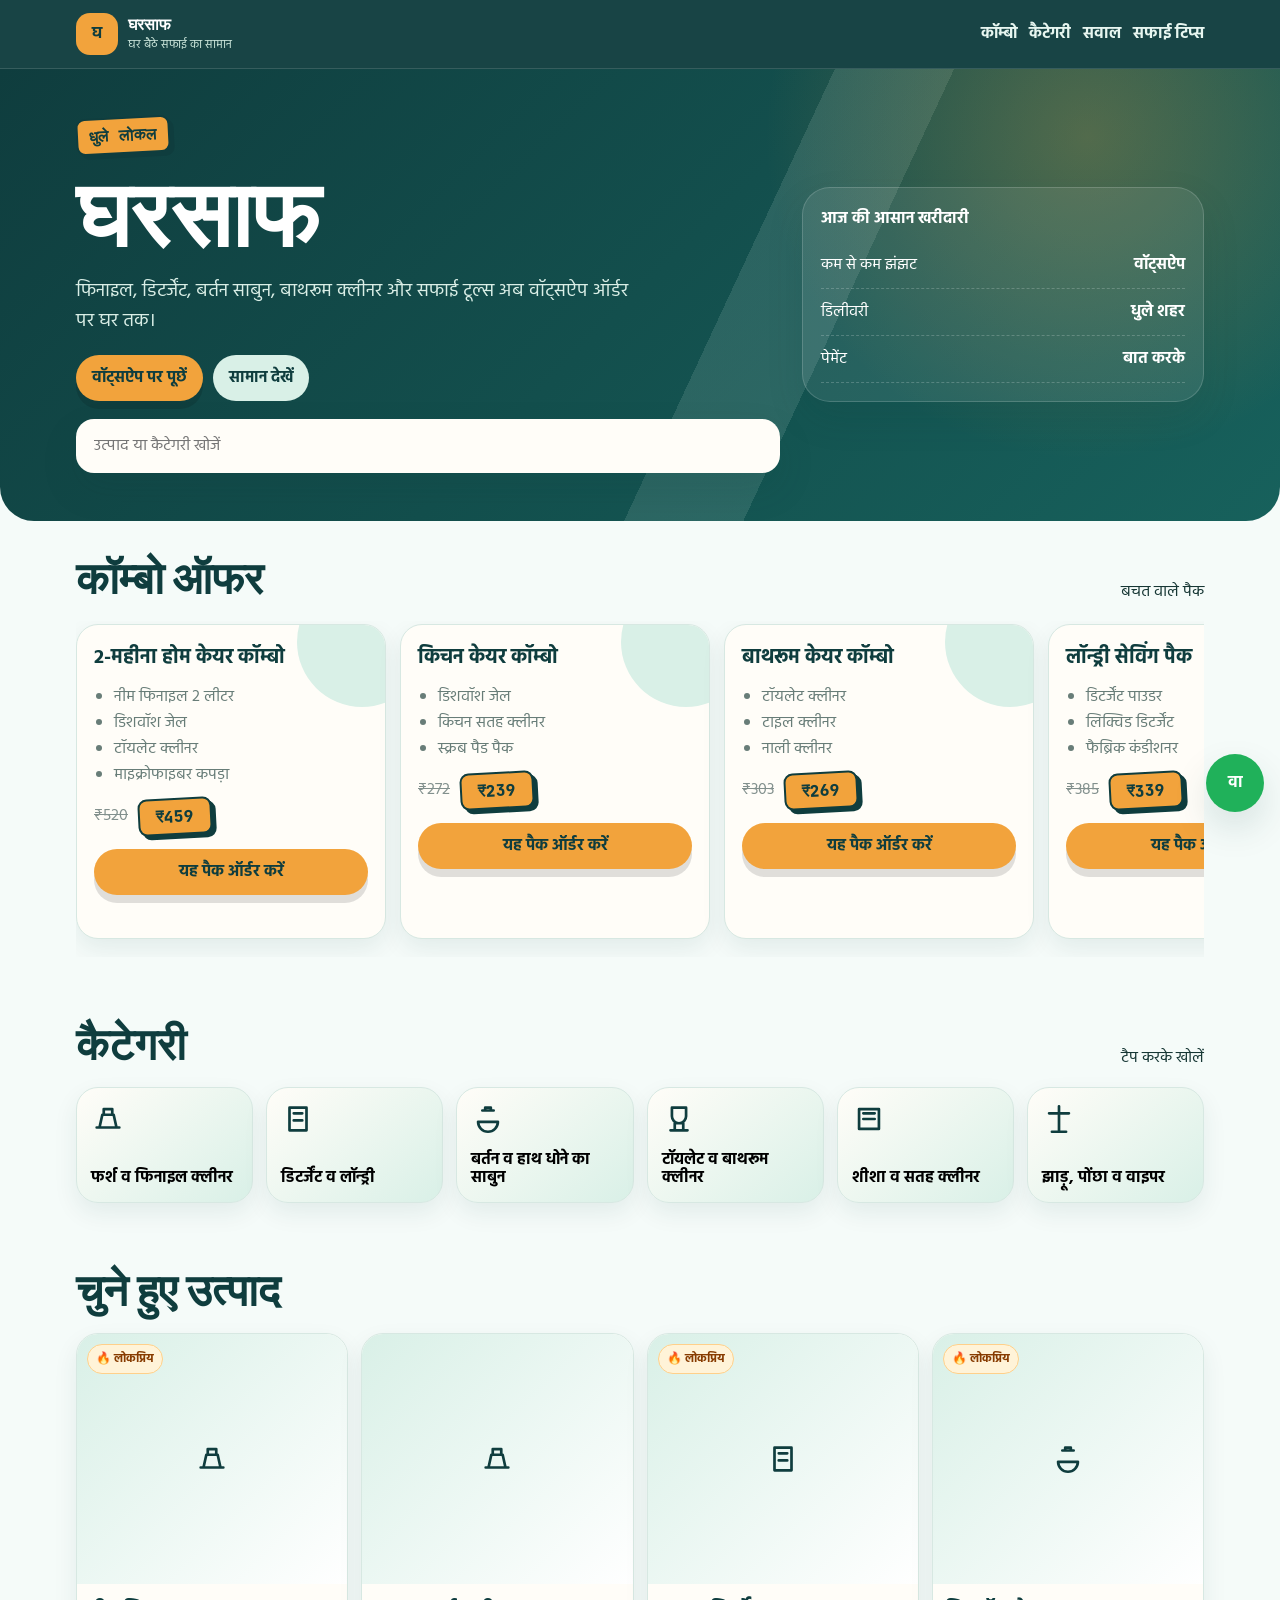
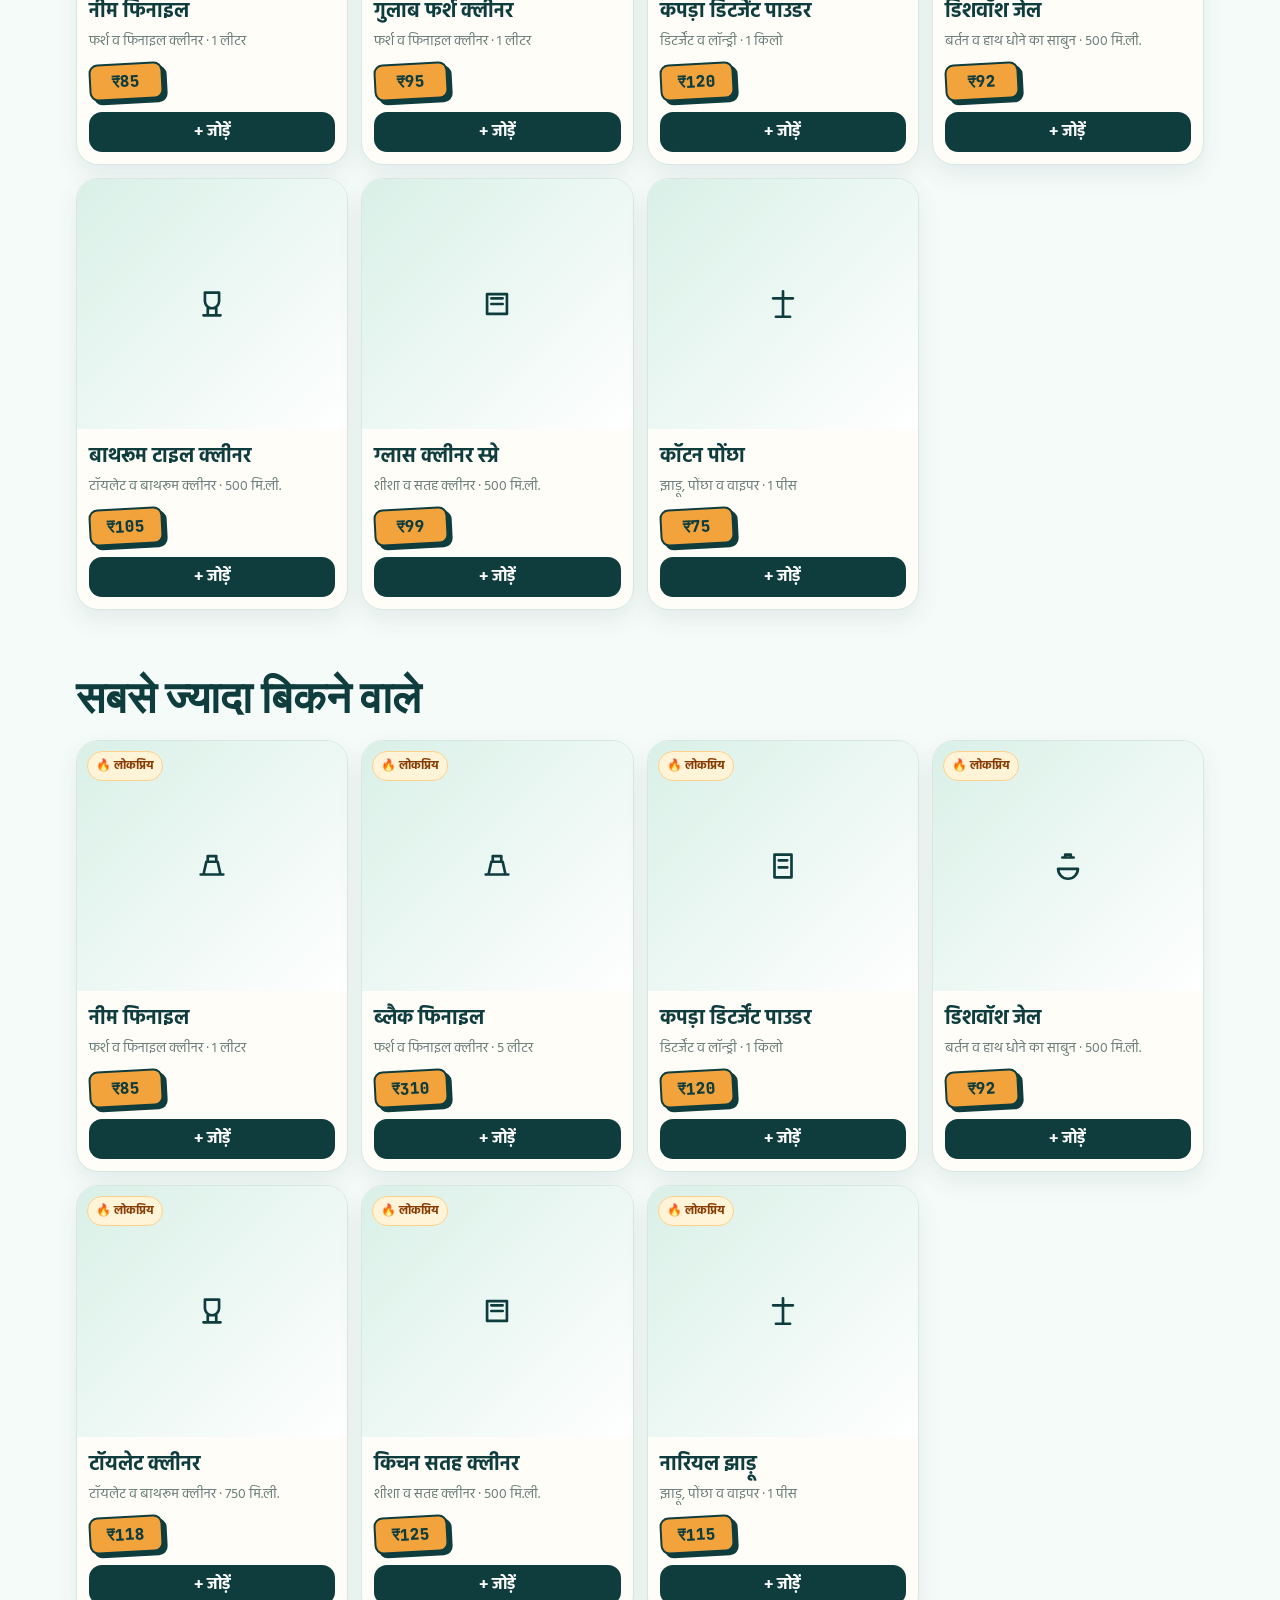
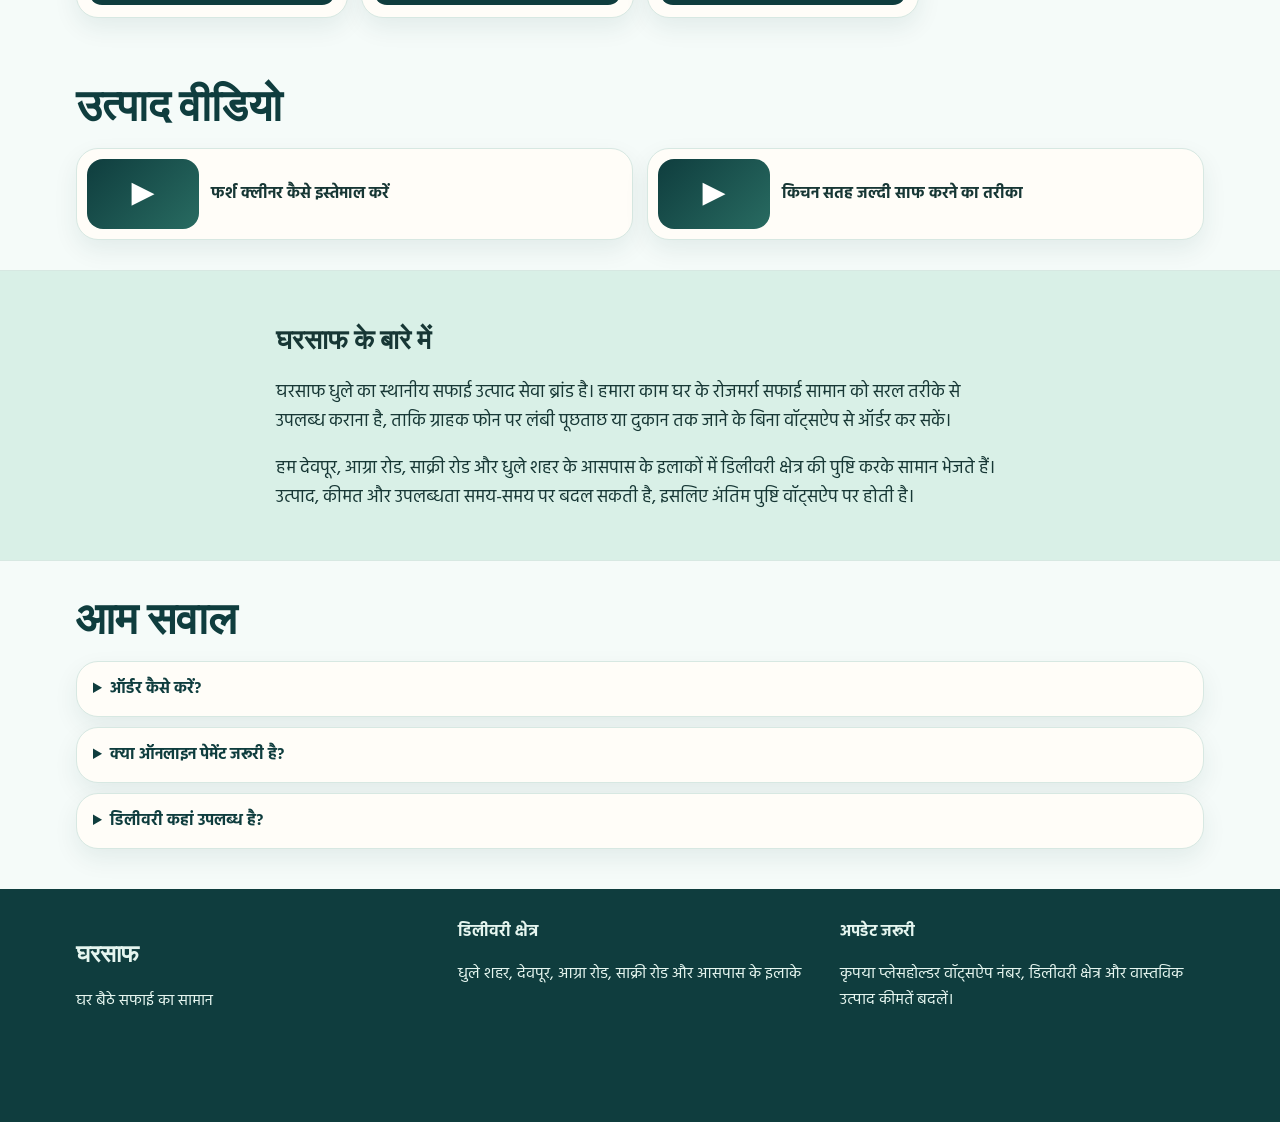
<file: index.html>
<!doctype html>
<html lang="hi">

<!-- Mirrored from gruhlaxmi.netlify.app/ by HTTrack Website Copier/3.x [XR&CO'2014], Thu, 09 Jul 2026 09:38:43 GMT -->
<!-- Added by HTTrack --><meta http-equiv="content-type" content="text/html;charset=UTF-8" /><!-- /Added by HTTrack -->
<head>
  <meta charset="utf-8">
  <meta name="viewport" content="width=device-width, initial-scale=1">
  <title>घरसाफ धुले | घर बैठे सफाई का सामान</title>
  <meta name="description" content="घरसाफ धुले में फिनाइल, डिटर्जेंट, बर्तन साबुन, टॉयलेट क्लीनर, वाइपर और पोंछा जैसे सफाई उत्पाद वॉट्सऐप ऑर्डर पर घर तक पहुंचाता है।">
  <meta name="keywords" content="घरसाफ, सफाई का सामान धुले, फिनाइल धुले, डिटर्जेंट धुले, देवपूर, आग्रा रोड, साक्री रोड, महाराष्ट्र, वॉट्सऐप सफाई उत्पाद">
  <meta name="robots" content="index,follow">
  <meta property="og:title" content="घरसाफ धुले | घर बैठे सफाई का सामान">
  <meta property="og:description" content="धुले में स्थानीय डिलीवरी के साथ सफाई उत्पाद वॉट्सऐप पर ऑर्डर करें।">
  <meta property="og:type" content="website">
  <meta property="og:locale" content="hi_IN">
  <meta name="twitter:card" content="summary_large_image">
  <meta name="twitter:title" content="घरसाफ धुले">
  <meta name="twitter:description" content="घर बैठे सफाई का सामान, धुले में वॉट्सऐप ऑर्डर और लोकल डिलीवरी।">
  <link rel="preconnect" href="https://fonts.googleapis.com/">
  <link rel="preconnect" href="https://fonts.gstatic.com/" crossorigin>
  <link href="https://fonts.googleapis.com/css2?family=Fraunces:opsz,wght@9..144,600;9..144,750&amp;family=Hind:wght@400;500;600;700&amp;family=JetBrains+Mono:wght@700&amp;display=swap" rel="stylesheet">
  <style>
    :root{--ink:#0f3d3e;--mint:#d9f0e7;--mint-strong:#bfede0;--gold:#f2a33c;--paper:#f5fbf9;--white:#fffdf8;--text:#173735;--muted:#687d78;--line:#d7e8e2;--shadow:0 16px 36px rgba(15,61,62,.13);--r:22px}
    *{box-sizing:border-box}html{scroll-behavior:smooth}body{margin:0;background:var(--paper);color:var(--text);font-family:Hind,system-ui,sans-serif;font-size:16px}.shell{max-width:1160px;margin:auto;padding:0 16px}a{color:inherit}button,input{font:inherit}button{cursor:pointer;border:0}.topbar{position:sticky;top:0;z-index:20;background:rgba(15,61,62,.96);backdrop-filter:blur(12px);color:white;border-bottom:1px solid rgba(255,255,255,.13)}.nav{height:68px;display:flex;align-items:center;justify-content:space-between;gap:12px}.brand{display:flex;align-items:center;gap:10px;text-decoration:none}.mark{width:42px;height:42px;border-radius:14px;background:var(--gold);color:var(--ink);display:grid;place-items:center;font-weight:900}.brand strong,.title{font-family:Fraunces,serif;letter-spacing:0}.brand small{display:block;color:#cde7dc;font-size:12px;margin-top:-4px}.navlinks{display:none;gap:12px;font-weight:700}.navlinks a{text-decoration:none;color:#e7f6f0}.hero{position:relative;overflow:hidden;background:linear-gradient(135deg,var(--ink),#17615c);color:white;border-radius:0 0 34px 34px;padding:28px 0 30px}.hero:before{content:"";position:absolute;inset:0;background:radial-gradient(circle at 85% 15%,rgba(242,163,60,.28),transparent 28%),linear-gradient(115deg,transparent 56%,rgba(217,240,231,.12) 56% 64%,transparent 64%)}.hero .shell{position:relative}.hero-grid{display:grid;gap:22px}.hero h1{font-family:Fraunces,serif;font-size:clamp(42px,10vw,92px);line-height:.92;margin:18px 0 10px}.hero p{max-width:560px;color:#d9eee6;font-size:19px}.hero-actions{display:flex;gap:10px;flex-wrap:wrap}.btn{min-height:42px;border-radius:999px;padding:10px 16px;background:var(--gold);color:var(--ink);font-weight:800;text-decoration:none;display:inline-flex;align-items:center;justify-content:center;gap:8px;box-shadow:0 8px 0 rgba(0,0,0,.12)}.btn.secondary{background:var(--mint);box-shadow:none}.hero-card{background:rgba(255,255,255,.08);border:1px solid rgba(255,255,255,.16);border-radius:28px;padding:18px;box-shadow:var(--shadow)}.hero-card ul{margin:10px 0 0;padding:0;list-style:none}.hero-card li{display:flex;justify-content:space-between;gap:14px;border-bottom:1px dashed rgba(255,255,255,.2);padding:10px 0}.search-wrap{margin-top:18px;display:grid;gap:10px}.search{width:100%;min-height:48px;border:2px solid transparent;border-radius:18px;padding:12px 16px;background:var(--white);box-shadow:var(--shadow);outline:none}.search:focus{border-color:var(--gold)}section{padding:30px 0}.section-head{display:flex;align-items:end;justify-content:space-between;gap:16px;margin-bottom:16px}.section-head h2{font-family:Fraunces,serif;font-size:clamp(27px,5vw,44px);margin:0;color:var(--ink)}.rail{display:grid;grid-auto-flow:column;grid-auto-columns:minmax(260px,82%);gap:14px;overflow-x:auto;padding:3px 2px 18px;scroll-snap-type:x mandatory}.combo,.card,.tile,.video,.faq details,.article-card{background:var(--white);border:1px solid var(--line);border-radius:var(--r);box-shadow:0 10px 24px rgba(15,61,62,.08)}.combo{scroll-snap-align:start;padding:17px;position:relative;overflow:hidden}.combo:before{content:"";position:absolute;right:-42px;top:-48px;width:130px;height:130px;border-radius:50%;background:var(--mint)}.combo h3,.card h3{margin:0;color:var(--ink);font-size:20px}.combo ul{padding-left:20px;margin:10px 0;color:var(--muted)}.price-row{display:flex;align-items:center;gap:10px;flex-wrap:wrap}.old{text-decoration:line-through;color:#82908d}.tag{display:inline-flex;align-items:center;justify-content:center;min-width:74px;min-height:34px;padding:6px 11px;border:2px solid var(--ink);border-radius:9px;background:var(--gold);font-family:"JetBrains Mono",monospace;font-weight:900;color:var(--ink);transform:rotate(-3deg);box-shadow:4px 4px 0 var(--ink)}.grid{display:grid;grid-template-columns:repeat(2,minmax(0,1fr));gap:13px}.tile{min-height:116px;padding:14px;text-align:left;background:linear-gradient(140deg,var(--white),var(--mint));display:flex;flex-direction:column;justify-content:space-between}.tile svg,.fallback svg{width:34px;height:34px;stroke:var(--ink);stroke-width:1.9;fill:none}.tile span{font-weight:800;line-height:1.15}.products{display:grid;grid-template-columns:repeat(2,minmax(0,1fr));gap:13px}.card{position:relative;overflow:hidden}.thumb{aspect-ratio:1.08/1;background:var(--mint);display:grid;place-items:center}.thumb img{width:100%;height:100%;object-fit:cover;display:block}.fallback{display:grid;place-items:center;width:100%;height:100%;background:linear-gradient(135deg,var(--mint),#fff)}.card-body{padding:12px}.unit{color:var(--muted);font-size:14px;margin:2px 0 10px}.add,.step button{min-height:40px;border-radius:13px;background:var(--ink);color:white;font-weight:800}.add{width:100%;margin-top:12px}.step{display:grid;grid-template-columns:40px 1fr 40px;align-items:center;gap:8px;margin-top:12px}.step span{text-align:center;font-family:"JetBrains Mono",monospace}.badge{position:absolute;top:10px;left:10px;background:#fff3d8;color:#873b00;border:1px solid #ffd08a;border-radius:999px;padding:4px 8px;font-weight:900;font-size:12px}.video-grid{display:grid;gap:14px}.video{overflow:hidden}.video button{width:100%;display:grid;grid-template-columns:112px 1fr;gap:12px;align-items:center;padding:10px;text-align:left;background:transparent;color:var(--text)}.video iframe{width:100%;aspect-ratio:16/9;border:0;display:block}.play{aspect-ratio:16/10;border-radius:16px;background:linear-gradient(135deg,var(--ink),#286b61);display:grid;place-items:center;color:white;font-size:30px}.about{background:var(--mint);border-block:1px solid var(--line)}.copy{max-width:760px;font-size:18px}.faq details{padding:14px 16px;margin-bottom:10px}.faq summary{font-weight:900;color:var(--ink);cursor:pointer}.faq p{margin:10px 0 0;color:var(--muted)}.footer{background:var(--ink);color:#e5f5ef;padding:30px 0 92px}.footer-grid{display:grid;gap:18px}.wa-float{position:fixed;right:16px;bottom:88px;z-index:30;width:58px;height:58px;border-radius:50%;background:#20b15a;color:white;display:grid;place-items:center;text-decoration:none;font-weight:900;box-shadow:var(--shadow)}.orderbar{position:fixed;left:12px;right:12px;bottom:12px;z-index:31;background:var(--ink);color:white;border-radius:22px;padding:12px;display:none;align-items:center;justify-content:space-between;gap:10px;box-shadow:var(--shadow)}.orderbar.show{display:flex}.orderbar strong{display:block}.view{display:none}.view.active{display:block}.back{background:var(--mint);color:var(--ink);border-radius:999px;min-height:42px;padding:8px 14px;font-weight:900}.empty{grid-column:1/-1;padding:24px;border:1px dashed var(--line);border-radius:var(--r);text-align:center;color:var(--muted)}@media(min-width:720px){.navlinks{display:flex}.hero-grid{grid-template-columns:1.4fr .8fr;align-items:center}.rail{grid-auto-columns:minmax(310px,34%)}.grid{grid-template-columns:repeat(3,1fr)}.products{grid-template-columns:repeat(3,1fr)}.video-grid{grid-template-columns:repeat(2,1fr)}.footer-grid{grid-template-columns:1fr 1fr 1fr}.orderbar{left:50%;right:auto;transform:translateX(-50%);width:min(620px,calc(100% - 24px))}}@media(min-width:1020px){.grid{grid-template-columns:repeat(6,1fr)}.products{grid-template-columns:repeat(4,1fr)}.hero{padding:48px 0}}
  </style>
  <script type="application/ld+json">
  {"@context":"https://schema.org","@type":["Store","LocalBusiness"],"name":"घरसाफ","description":"धुले में वॉट्सऐप ऑर्डर पर घर तक सफाई उत्पादों की स्थानीय डिलीवरी।","address":{"@type":"PostalAddress","addressLocality":"Dhule","addressRegion":"Maharashtra","addressCountry":"IN"},"geo":{"@type":"GeoCoordinates","latitude":20.9042,"longitude":74.7749},"areaServed":["धुले","देवपूर","आग्रा रोड","साक्री रोड"],"priceRange":"₹₹","telephone":"+91XXXXXXXXXX"}
  </script>
  <script type="application/ld+json">
  {"@context":"https://schema.org","@type":"FAQPage","mainEntity":[{"@type":"Question","name":"ऑर्डर कैसे करें?","acceptedAnswer":{"@type":"Answer","text":"उत्पाद जोड़कर ऑर्डर बटन दबाएं। वॉट्सऐप में तैयार संदेश खुलेगा, जिसे भेजकर ऑर्डर पक्का किया जा सकता है।"}},{"@type":"Question","name":"क्या ऑनलाइन पेमेंट जरूरी है?","acceptedAnswer":{"@type":"Answer","text":"नहीं। यह वेबसाइट सिर्फ वॉट्सऐप ऑर्डर के लिए है। भुगतान और डिलीवरी की जानकारी वॉट्सऐप पर तय होती है।"}},{"@type":"Question","name":"डिलीवरी कहां उपलब्ध है?","acceptedAnswer":{"@type":"Answer","text":"डिलीवरी धुले शहर और आसपास के चुने हुए इलाकों में उपलब्ध है। सही इलाका दुकान मालिक से वॉट्सऐप पर पुष्टि करें।"}}]}
  </script>
</head>
<body>
  <header class="topbar"><div class="shell nav"><a class="brand" href="#" data-home><span class="mark">घ</span><span><strong>घरसाफ</strong><small>घर बैठे सफाई का सामान</small></span></a><nav class="navlinks"><a href="#offers">कॉम्बो</a><a href="#categories">कैटेगरी</a><a href="#faq">सवाल</a><a href='ghar-ki-safai-ke-7-aasan-tips.html'>सफाई टिप्स</a></nav></div></header>
  <main>
    <div id="homeView" class="view active">
      <section class="hero"><div class="shell hero-grid"><div><span class="tag">धुले लोकल</span><h1>घरसाफ</h1><p>फिनाइल, डिटर्जेंट, बर्तन साबुन, बाथरूम क्लीनर और सफाई टूल्स अब वॉट्सऐप ऑर्डर पर घर तक।</p><div class="hero-actions"><a class="btn" id="heroOrder" href="#">वॉट्सऐप पर पूछें</a><a class="btn secondary" href="#categories">सामान देखें</a></div><div class="search-wrap"><input id="searchInput" class="search" type="search" placeholder="उत्पाद या कैटेगरी खोजें"></div></div><aside class="hero-card"><strong>आज की आसान खरीदारी</strong><ul><li><span>कम से कम झंझट</span><b>वॉट्सऐप</b></li><li><span>डिलीवरी</span><b>धुले शहर</b></li><li><span>पेमेंट</span><b>बात करके</b></li></ul></aside></div></section>
      <section id="offers"><div class="shell"><div class="section-head"><h2>कॉम्बो ऑफर</h2><span>बचत वाले पैक</span></div><div id="comboRail" class="rail"></div></div></section>
      <section id="categories"><div class="shell"><div class="section-head"><h2>कैटेगरी</h2><span>टैप करके खोलें</span></div><div id="categoryGrid" class="grid"></div></div></section>
      <section><div class="shell"><div class="section-head"><h2>चुने हुए उत्पाद</h2></div><div id="featuredProducts" class="products"></div></div></section>
      <section><div class="shell"><div class="section-head"><h2>सबसे ज्यादा बिकने वाले</h2></div><div id="bestProducts" class="products"></div></div></section>
      <section><div class="shell"><div class="section-head"><h2>उत्पाद वीडियो</h2></div><div id="videoGrid" class="video-grid"></div></div></section>
      <section class="about" id="about"><div class="shell copy"><h2 class="title">घरसाफ के बारे में</h2><p>घरसाफ धुले का स्थानीय सफाई उत्पाद सेवा ब्रांड है। हमारा काम घर के रोजमर्रा सफाई सामान को सरल तरीके से उपलब्ध कराना है, ताकि ग्राहक फोन पर लंबी पूछताछ या दुकान तक जाने के बिना वॉट्सऐप से ऑर्डर कर सकें।</p><p>हम देवपूर, आग्रा रोड, साक्री रोड और धुले शहर के आसपास के इलाकों में डिलीवरी क्षेत्र की पुष्टि करके सामान भेजते हैं। उत्पाद, कीमत और उपलब्धता समय-समय पर बदल सकती है, इसलिए अंतिम पुष्टि वॉट्सऐप पर होती है।</p></div></section>
      <section class="faq" id="faq"><div class="shell"><div class="section-head"><h2>आम सवाल</h2></div><details><summary>ऑर्डर कैसे करें?</summary><p>उत्पाद जोड़कर ऑर्डर बटन दबाएं। वॉट्सऐप में तैयार संदेश खुलेगा, जिसे भेजकर ऑर्डर पक्का किया जा सकता है।</p></details><details><summary>क्या ऑनलाइन पेमेंट जरूरी है?</summary><p>नहीं। यह वेबसाइट सिर्फ वॉट्सऐप ऑर्डर के लिए है। भुगतान और डिलीवरी की जानकारी वॉट्सऐप पर तय होती है।</p></details><details><summary>डिलीवरी कहां उपलब्ध है?</summary><p>डिलीवरी धुले शहर और आसपास के चुने हुए इलाकों में उपलब्ध है। सही इलाका दुकान मालिक से वॉट्सऐप पर पुष्टि करें।</p></details></div></section>
    </div>
    <div id="categoryView" class="view"><section><div class="shell"><button class="back" data-home>← वापस</button><div class="section-head"><h2 id="categoryTitle">कैटेगरी</h2></div><div id="categoryProducts" class="products"></div></div></section></div>
  </main>
  <footer class="footer"><div class="shell footer-grid"><div><h2 class="title">घरसाफ</h2><p>घर बैठे सफाई का सामान</p></div><div><b>डिलीवरी क्षेत्र</b><p id="deliveryText">धुले शहर, देवपूर, आग्रा रोड, साक्री रोड और आसपास के इलाके।</p></div><div><b>अपडेट जरूरी</b><p>कृपया प्लेसहोल्डर वॉट्सऐप नंबर, डिलीवरी क्षेत्र और वास्तविक उत्पाद कीमतें बदलें।</p></div></div></footer>
  <a id="waFloat" class="wa-float" href="#" target="_blank" rel="noopener" aria-label="वॉट्सऐप संपर्क">वा</a>
  <div id="orderBar" class="orderbar"><div><strong id="barCount">0 आइटम</strong><span id="barTotal">₹0</span></div><button class="btn" id="orderBtn">ऑर्डर</button></div>
  <script>
    // Shop owner edits: update number, delivery area, products, prices, combos, videos, and optional photo URLs here.
    const shopConfig = {
      whatsappNumber: "91XXXXXXXXXX",
      deliveryArea: "धुले शहर, देवपूर, आग्रा रोड, साक्री रोड और आसपास के इलाके",
      categories: [
        { id:"floor", name:"फर्श व फिनाइल क्लीनर", icon:"M4 18h16M6 18l2-9h8l2 9M9 9V5h6v4" },
        { id:"laundry", name:"डिटर्जेंट व लॉन्ड्री", icon:"M6 4h12v16H6zM9 8h6M9 13h6" },
        { id:"dish", name:"बर्तन व हाथ धोने का साबुन", icon:"M5 14h14a7 7 0 0 1-14 0ZM8 6h8M10 6V4h4v2" },
        { id:"bath", name:"टॉयलेट व बाथरूम क्लीनर", icon:"M7 4h10v6a5 5 0 0 1-10 0ZM6 20h12M9 15v5m6-5v5" },
        { id:"surface", name:"शीशा व सतह क्लीनर", icon:"M5 5h14v14H5zM8 8h8M8 12h8" },
        { id:"tools", name:"झाड़ू, पोंछा व वाइपर", icon:"M12 3v18M7 21h10M5 8h14" }
      ],
      products: [
        {id:"p1",cat:"floor",name:"नीम फिनाइल",unit:"1 लीटर",price:85,featured:true,best:true},{id:"p2",cat:"floor",name:"गुलाब फर्श क्लीनर",unit:"1 लीटर",price:95,featured:true},{id:"p3",cat:"floor",name:"ब्लैक फिनाइल",unit:"5 लीटर",price:310,best:true},{id:"p4",cat:"floor",name:"लेमन फ्लोर वॉश",unit:"500 मि.ली.",price:58},
        {id:"p5",cat:"laundry",name:"कपड़ा डिटर्जेंट पाउडर",unit:"1 किलो",price:120,featured:true,best:true},{id:"p6",cat:"laundry",name:"लिक्विड डिटर्जेंट",unit:"1 लीटर",price:155},{id:"p7",cat:"laundry",name:"फैब्रिक कंडीशनर",unit:"500 मि.ली.",price:110},{id:"p8",cat:"laundry",name:"सफेद कपड़ा बूस्टर",unit:"250 ग्राम",price:65},
        {id:"p9",cat:"dish",name:"डिशवॉश जेल",unit:"500 मि.ली.",price:92,featured:true,best:true},{id:"p10",cat:"dish",name:"बर्तन साबुन बार",unit:"4 पीस",price:48},{id:"p11",cat:"dish",name:"हैंडवॉश रीफिल",unit:"750 मि.ली.",price:135},{id:"p12",cat:"dish",name:"स्क्रब पैड पैक",unit:"6 पीस",price:55},
        {id:"p13",cat:"bath",name:"टॉयलेट क्लीनर",unit:"750 मि.ली.",price:118,best:true},{id:"p14",cat:"bath",name:"बाथरूम टाइल क्लीनर",unit:"500 मि.ली.",price:105,featured:true},{id:"p15",cat:"bath",name:"हार्ड वाटर दाग रिमूवर",unit:"500 मि.ली.",price:145},{id:"p16",cat:"bath",name:"नाली क्लीनर",unit:"250 ग्राम",price:80},
        {id:"p17",cat:"surface",name:"ग्लास क्लीनर स्प्रे",unit:"500 मि.ली.",price:99,featured:true},{id:"p18",cat:"surface",name:"किचन सतह क्लीनर",unit:"500 मि.ली.",price:125,best:true},{id:"p19",cat:"surface",name:"मल्टी-सर्फेस स्प्रे",unit:"500 मि.ली.",price:115},{id:"p20",cat:"surface",name:"माइक्रोफाइबर कपड़ा",unit:"3 पीस",price:90},
        {id:"p21",cat:"tools",name:"नारियल झाड़ू",unit:"1 पीस",price:115,best:true},{id:"p22",cat:"tools",name:"फ्लोर वाइपर",unit:"1 पीस",price:145},{id:"p23",cat:"tools",name:"कॉटन पोंछा",unit:"1 पीस",price:75,featured:true},{id:"p24",cat:"tools",name:"स्प्रे बोतल",unit:"1 पीस",price:60}
      ],
      combos: [
        {name:"2-महीना होम केयर कॉम्बो",items:["नीम फिनाइल 2 लीटर","डिशवॉश जेल","टॉयलेट क्लीनर","माइक्रोफाइबर कपड़ा"],old:520,price:459},
        {name:"किचन केयर कॉम्बो",items:["डिशवॉश जेल","किचन सतह क्लीनर","स्क्रब पैड पैक"],old:272,price:239},
        {name:"बाथरूम केयर कॉम्बो",items:["टॉयलेट क्लीनर","टाइल क्लीनर","नाली क्लीनर"],old:303,price:269},
        {name:"लॉन्ड्री सेविंग पैक",items:["डिटर्जेंट पाउडर","लिक्विड डिटर्जेंट","फैब्रिक कंडीशनर"],old:385,price:339},
        {name:"क्लीनिंग टूल्स कॉम्बो",items:["नारियल झाड़ू","फ्लोर वाइपर","कॉटन पोंछा"],old:335,price:299},
        {name:"कम्प्लीट होम किट",items:["फिनाइल","डिटर्जेंट","डिशवॉश","टॉयलेट क्लीनर","वाइपर"],old:760,price:669}
      ],
      videos: [
        {title:"फर्श क्लीनर कैसे इस्तेमाल करें",url:"https://www.youtube.com/embed/dQw4w9WgXcQ"},
        {title:"किचन सतह जल्दी साफ करने का तरीका",url:"https://www.youtube.com/embed/dQw4w9WgXcQ"}
      ]
    };
    const cart = new Map();
    const $ = (s, r=document) => r.querySelector(s);
    const $$ = (s, r=document) => [...r.querySelectorAll(s)];
    const money = n => `₹${n}`;
    const icon = path => `<svg viewBox="0 0 24 24" aria-hidden="true"><path d="${path}" stroke-linecap="round" stroke-linejoin="round"/></svg>`;
    const wa = text => `https://wa.me/${shopConfig.whatsappNumber}?text=${encodeURIComponent(text)}`;
    function productCard(p){const cat=shopConfig.categories.find(c=>c.id===p.cat);return `<article class="card">${p.best?'<span class="badge">🔥 लोकप्रिय</span>':''}<div class="thumb">${p.photo?`<img src="${p.photo}" alt="${p.name}" loading="lazy">`:`<div class="fallback">${icon(cat.icon)}</div>`}</div><div class="card-body"><h3>${p.name}</h3><div class="unit">${cat.name} · ${p.unit}</div><span class="tag">${money(p.price)}</span><div class="control" data-id="${p.id}">${controlHtml(p.id)}</div></div></article>`}
    function controlHtml(id){const q=cart.get(id)||0;return q?`<div class="step"><button data-minus="${id}">−</button><span>${q}</span><button data-plus="${id}">+</button></div>`:`<button class="add" data-plus="${id}">+ जोड़ें</button>`}
    function renderProducts(target, list){$(target).innerHTML=list.length?list.map(productCard).join(""):`<div class="empty">इस खोज में कोई उत्पाद नहीं मिला।</div>`}
    function render(){ $("#comboRail").innerHTML=shopConfig.combos.map((c,i)=>`<article class="combo"><h3>${c.name}</h3><ul>${c.items.map(x=>`<li>${x}</li>`).join("")}</ul><div class="price-row"><span class="old">${money(c.old)}</span><span class="tag">${money(c.price)}</span></div><button class="btn" data-combo="${i}" style="margin-top:14px;width:100%">यह पैक ऑर्डर करें</button></article>`).join("");
      $("#categoryGrid").innerHTML=shopConfig.categories.map(c=>`<button class="tile" data-category="${c.id}">${icon(c.icon)}<span>${c.name}</span></button>`).join("");
      renderProducts("#featuredProducts", shopConfig.products.filter(p=>p.featured)); renderProducts("#bestProducts", shopConfig.products.filter(p=>p.best));
      $("#videoGrid").innerHTML=shopConfig.videos.map((v,i)=>`<article class="video" id="video${i}"><button data-video="${i}"><span class="play">▶</span><strong>${v.title}</strong></button></article>`).join("");
      $("#deliveryText").textContent=shopConfig.deliveryArea; $("#waFloat").href=wa("नमस्ते घरसाफ, मुझे सफाई का सामान चाहिए।"); $("#heroOrder").href=$("#waFloat").href; updateCart();}
    function updateCart(){let count=0,total=0;cart.forEach((q,id)=>{const p=shopConfig.products.find(x=>x.id===id);count+=q;total+=q*p.price});$$(".control").forEach(c=>c.innerHTML=controlHtml(c.dataset.id));$("#barCount").textContent=`${count} आइटम`;$("#barTotal").textContent=money(total);$("#orderBar").classList.toggle("show",count>0)}
    function openCategory(id){const c=shopConfig.categories.find(x=>x.id===id);$("#categoryTitle").textContent=c.name;renderProducts("#categoryProducts",shopConfig.products.filter(p=>p.cat===id));$("#homeView").classList.remove("active");$("#categoryView").classList.add("active");scrollTo(0,0)}
    function goHome(){$("#categoryView").classList.remove("active");$("#homeView").classList.add("active");}
    document.addEventListener("click",e=>{const plus=e.target.closest("[data-plus]"),minus=e.target.closest("[data-minus]"),cat=e.target.closest("[data-category]"),home=e.target.closest("[data-home]"),combo=e.target.closest("[data-combo]"),video=e.target.closest("[data-video]");if(plus){cart.set(plus.dataset.plus,(cart.get(plus.dataset.plus)||0)+1);updateCart()}if(minus){const id=minus.dataset.minus,q=(cart.get(id)||0)-1;q>0?cart.set(id,q):cart.delete(id);updateCart()}if(cat)openCategory(cat.dataset.category);if(home){e.preventDefault();goHome()}if(combo){const c=shopConfig.combos[combo.dataset.combo];open(wa(`नमस्ते घरसाफ, मुझे यह कॉम्बो ऑर्डर करना है:\n\n${c.name}\n${c.items.map(x=>"- "+x).join("\n")}\nकुल: ${money(c.price)}\n\nकृपया डिलीवरी और उपलब्धता बताएं।`),"_blank")}if(video){const v=shopConfig.videos[video.dataset.video];$(`#video${video.dataset.video}`).innerHTML=`<iframe src="${v.url}" title="${v.title}" loading="lazy" allowfullscreen></iframe>`}});
    $("#orderBtn").addEventListener("click",()=>{let lines=["नमस्ते घरसाफ, मुझे ये सामान ऑर्डर करना है:",""];let total=0;cart.forEach((q,id)=>{const p=shopConfig.products.find(x=>x.id===id),line=q*p.price;total+=line;lines.push(`${p.name} (${p.unit}) x ${q} = ${money(line)}`)});lines.push("",`कुल: ${money(total)}`,"कृपया डिलीवरी और उपलब्धता बताएं।");open(wa(lines.join("\n")),"_blank")});
    $("#searchInput").addEventListener("input",e=>{const q=e.target.value.trim().toLowerCase();const list=shopConfig.products.filter(p=>{const c=shopConfig.categories.find(x=>x.id===p.cat);return `${p.name} ${c.name}`.toLowerCase().includes(q)});renderProducts("#featuredProducts",q?list:shopConfig.products.filter(p=>p.featured));});
    render();
  </script>
</body>

<!-- Mirrored from gruhlaxmi.netlify.app/ by HTTrack Website Copier/3.x [XR&CO'2014], Thu, 09 Jul 2026 09:38:44 GMT -->
</html>
</file>
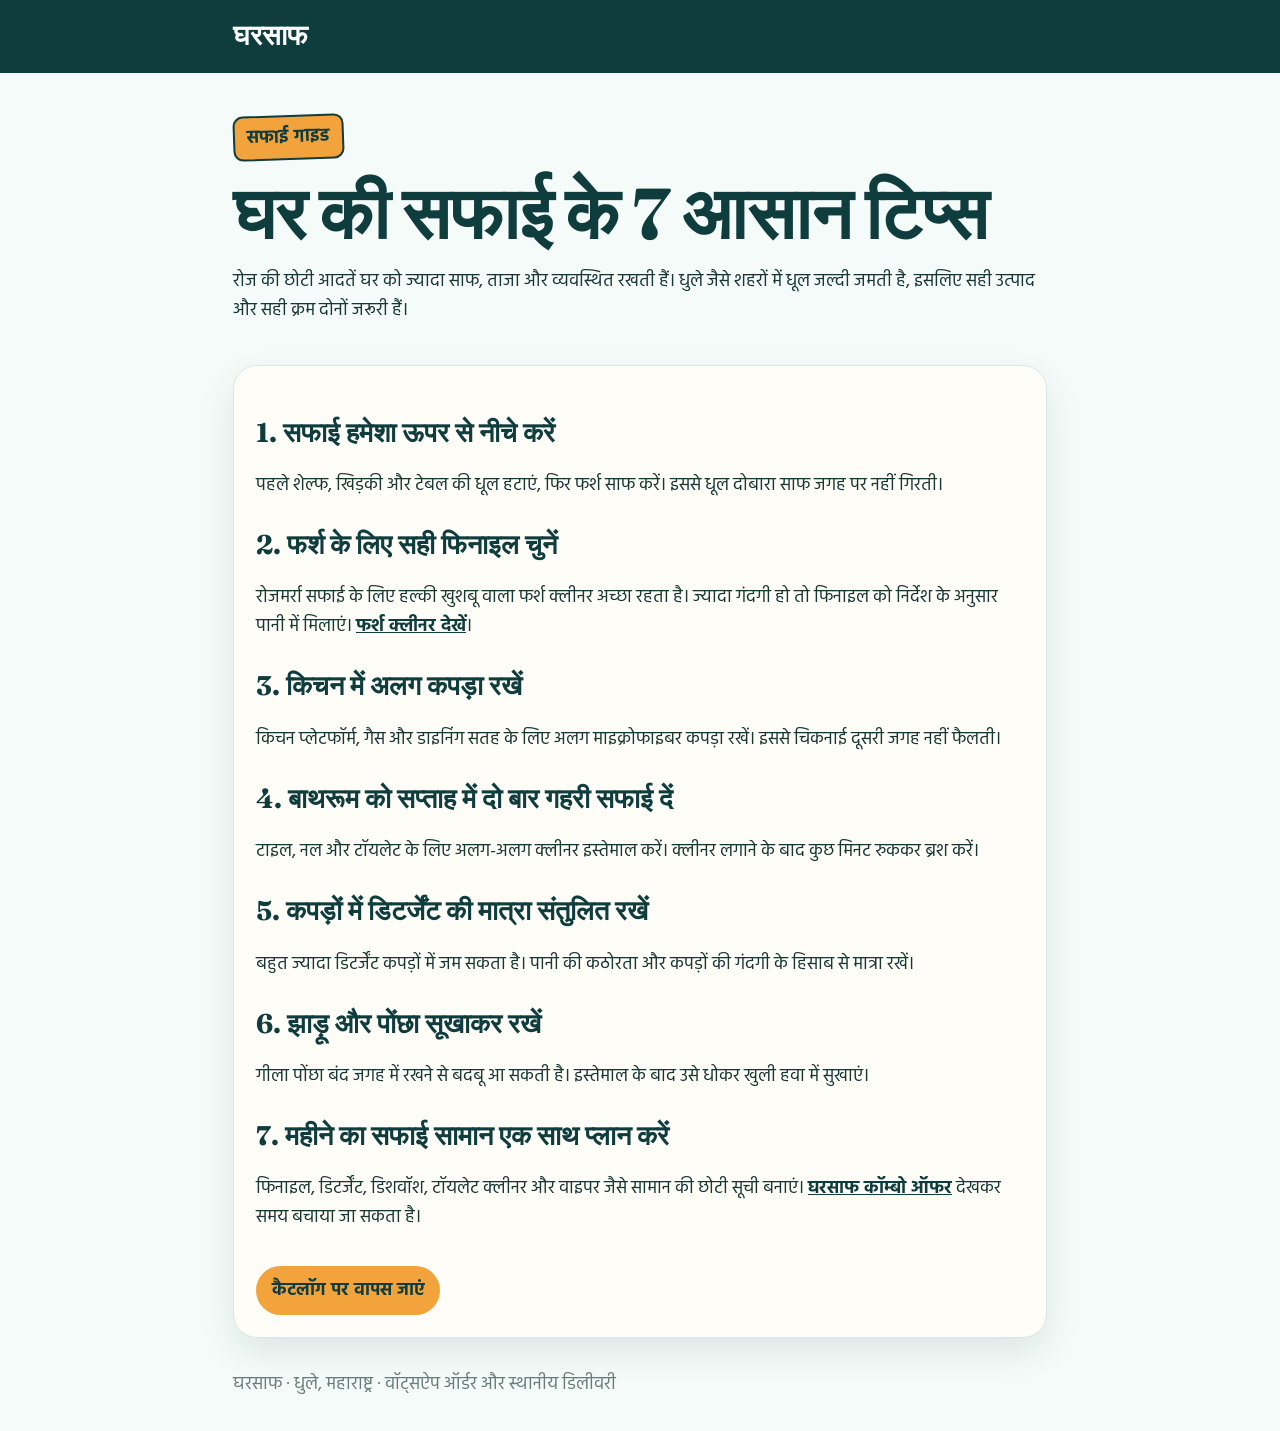
<file: ghar-ki-safai-ke-7-aasan-tips.html>
<!doctype html>
<html lang="hi">

<!-- Mirrored from gruhlaxmi.netlify.app/ghar-ki-safai-ke-7-aasan-tips by HTTrack Website Copier/3.x [XR&CO'2014], Thu, 09 Jul 2026 09:38:44 GMT -->
<!-- Added by HTTrack --><meta http-equiv="content-type" content="text/html;charset=UTF-8" /><!-- /Added by HTTrack -->
<head>
  <meta charset="utf-8">
  <meta name="viewport" content="width=device-width, initial-scale=1">
  <title>घर की सफाई के 7 आसान टिप्स | घरसाफ धुले</title>
  <meta name="description" content="धुले के घरों के लिए रोजमर्रा सफाई के 7 आसान टिप्स। फर्श, किचन, बाथरूम और कपड़ों की सफाई के उपयोगी तरीके।">
  <meta name="keywords" content="घर की सफाई टिप्स, सफाई उत्पाद धुले, फिनाइल, बाथरूम क्लीनर, घरसाफ">
  <meta property="og:title" content="घर की सफाई के 7 आसान टिप्स">
  <meta property="og:description" content="घरसाफ धुले की छोटी सफाई गाइड और उत्पाद कैटलॉग लिंक।">
  <meta property="og:type" content="article">
  <meta name="twitter:card" content="summary">
  <link rel="preconnect" href="https://fonts.googleapis.com/">
  <link rel="preconnect" href="https://fonts.gstatic.com/" crossorigin>
  <link href="https://fonts.googleapis.com/css2?family=Fraunces:opsz,wght@9..144,600;9..144,750&amp;family=Hind:wght@400;500;600;700&amp;display=swap" rel="stylesheet">
  <style>
    :root{--ink:#0f3d3e;--mint:#d9f0e7;--gold:#f2a33c;--paper:#f5fbf9;--text:#173735;--muted:#687d78}*{box-sizing:border-box}body{margin:0;background:var(--paper);color:var(--text);font-family:Hind,system-ui,sans-serif;font-size:18px}.shell{max-width:850px;margin:auto;padding:0 18px}.top{background:var(--ink);color:white;padding:18px 0}.brand{font-family:Fraunces,serif;font-size:28px;text-decoration:none;color:white}.hero{padding:42px 0 22px}.tag{display:inline-block;background:var(--gold);color:var(--ink);border:2px solid var(--ink);border-radius:10px;padding:6px 12px;font-weight:900;transform:rotate(-2deg)}h1{font-family:Fraunces,serif;color:var(--ink);font-size:clamp(38px,9vw,72px);line-height:.98;margin:18px 0}article{background:#fffdf8;border:1px solid #d7e8e2;border-radius:24px;padding:22px;box-shadow:0 14px 34px rgba(15,61,62,.1)}h2{font-family:Fraunces,serif;color:var(--ink);margin-top:28px}li{margin:12px 0}a{color:var(--ink);font-weight:800}.cta{display:inline-flex;min-height:44px;align-items:center;background:var(--gold);border-radius:999px;padding:10px 16px;text-decoration:none;margin-top:16px}.foot{padding:32px 0;color:var(--muted)}
  </style>
  <script type="application/ld+json">
  {"@context":"https://schema.org","@type":"Article","headline":"घर की सफाई के 7 आसान टिप्स","inLanguage":"hi-IN","author":{"@type":"Organization","name":"घरसाफ"},"publisher":{"@type":"Organization","name":"घरसाफ"},"about":["घर की सफाई","धुले","सफाई उत्पाद"],"mainEntityOfPage":"घर की सफाई के 7 आसान टिप्स"}
  </script>
</head>
<body>
  <header class="top"><div class="shell"><a class='brand' href='index.html'>घरसाफ</a></div></header>
  <main class="shell">
    <section class="hero"><span class="tag">सफाई गाइड</span><h1>घर की सफाई के 7 आसान टिप्स</h1><p>रोज की छोटी आदतें घर को ज्यादा साफ, ताजा और व्यवस्थित रखती हैं। धुले जैसे शहरों में धूल जल्दी जमती है, इसलिए सही उत्पाद और सही क्रम दोनों जरूरी हैं।</p></section>
    <article>
      <h2>1. सफाई हमेशा ऊपर से नीचे करें</h2><p>पहले शेल्फ, खिड़की और टेबल की धूल हटाएं, फिर फर्श साफ करें। इससे धूल दोबारा साफ जगह पर नहीं गिरती।</p>
      <h2>2. फर्श के लिए सही फिनाइल चुनें</h2><p>रोजमर्रा सफाई के लिए हल्की खुशबू वाला फर्श क्लीनर अच्छा रहता है। ज्यादा गंदगी हो तो फिनाइल को निर्देश के अनुसार पानी में मिलाएं। <a href='index.html#categories'>फर्श क्लीनर देखें</a>।</p>
      <h2>3. किचन में अलग कपड़ा रखें</h2><p>किचन प्लेटफॉर्म, गैस और डाइनिंग सतह के लिए अलग माइक्रोफाइबर कपड़ा रखें। इससे चिकनाई दूसरी जगह नहीं फैलती।</p>
      <h2>4. बाथरूम को सप्ताह में दो बार गहरी सफाई दें</h2><p>टाइल, नल और टॉयलेट के लिए अलग-अलग क्लीनर इस्तेमाल करें। क्लीनर लगाने के बाद कुछ मिनट रुककर ब्रश करें।</p>
      <h2>5. कपड़ों में डिटर्जेंट की मात्रा संतुलित रखें</h2><p>बहुत ज्यादा डिटर्जेंट कपड़ों में जम सकता है। पानी की कठोरता और कपड़ों की गंदगी के हिसाब से मात्रा रखें।</p>
      <h2>6. झाड़ू और पोंछा सूखाकर रखें</h2><p>गीला पोंछा बंद जगह में रखने से बदबू आ सकती है। इस्तेमाल के बाद उसे धोकर खुली हवा में सुखाएं।</p>
      <h2>7. महीने का सफाई सामान एक साथ प्लान करें</h2><p>फिनाइल, डिटर्जेंट, डिशवॉश, टॉयलेट क्लीनर और वाइपर जैसे सामान की छोटी सूची बनाएं। <a href='index.html#offers'>घरसाफ कॉम्बो ऑफर</a> देखकर समय बचाया जा सकता है।</p>
      <a class='cta' href='index.html'>कैटलॉग पर वापस जाएं</a>
    </article>
  </main>
  <footer class="foot"><div class="shell">घरसाफ · धुले, महाराष्ट्र · वॉट्सऐप ऑर्डर और स्थानीय डिलीवरी</div></footer>
</body>

<!-- Mirrored from gruhlaxmi.netlify.app/ghar-ki-safai-ke-7-aasan-tips by HTTrack Website Copier/3.x [XR&CO'2014], Thu, 09 Jul 2026 09:38:44 GMT -->
</html>
</file>
